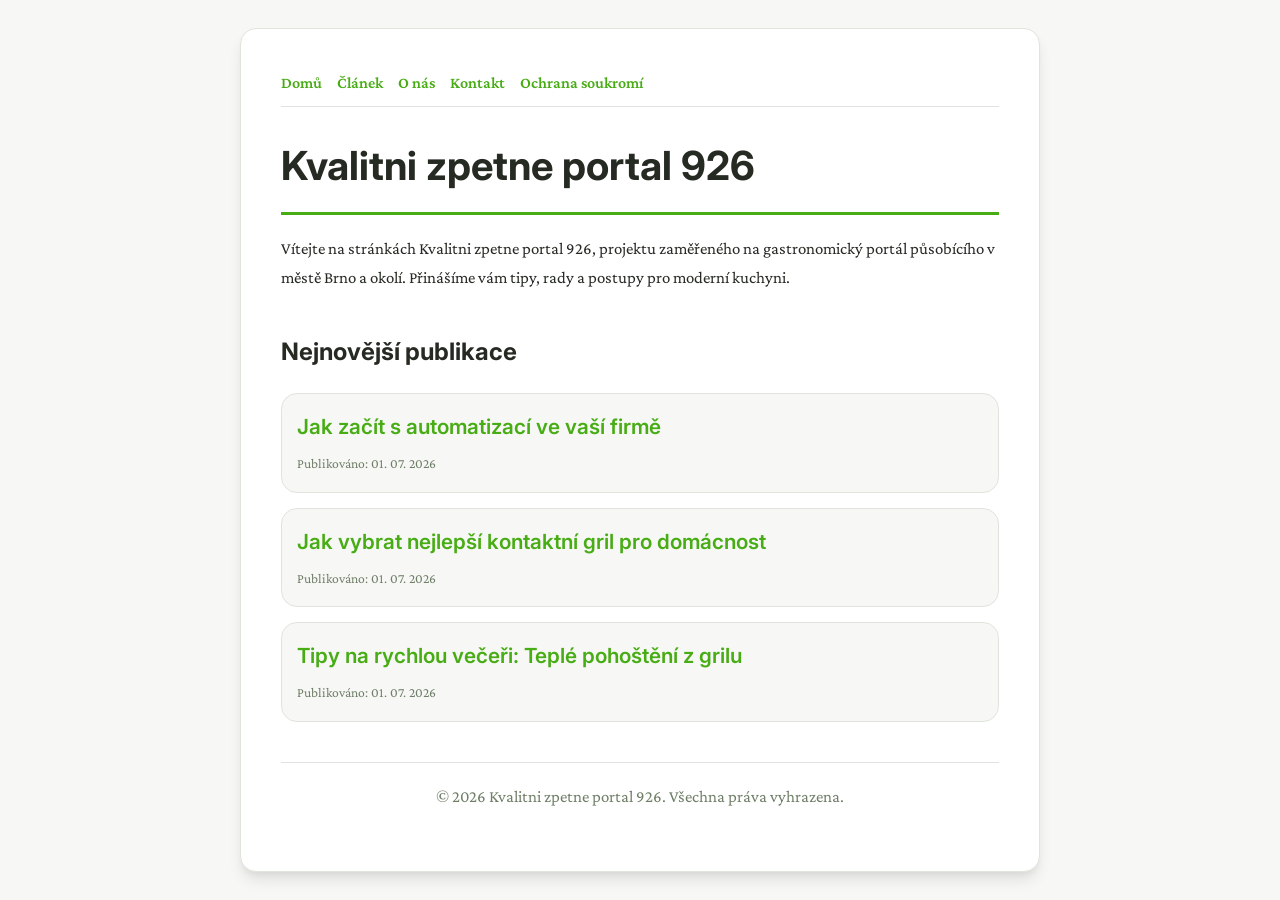
<file: index.html>
<!DOCTYPE html>
<html lang="cs">
<head>
    <meta charset="UTF-8">
    <meta name="viewport" content="width=device-width, initial-scale=1.0">
    <title>Kvalitni zpetne portal 926 | Gastronomický portál - Brno</title>
    <meta name="description" content="Vítejte na stránkách Kvalitni zpetne portal 926, projektu zaměřeného na gastronomický portál působícího v městě Brno a okolí. Přinášíme vám tipy, rady a postupy pro moderní kuchyni.">
    <meta name="geo.region" content="CZ" />
    <meta name="geo.placename" content="Brno" />
    <meta name="geo.position" content="49.1951;16.6068" />
    <meta name="ICBM" content="49.1951, 16.6068" />
    <link rel="stylesheet" href="style.css">
    <script type="application/ld+json">
{
  "@context": "https://schema.org",
  "@type": "LocalBusiness",
  "name": "Kvalitni zpetne portal 926",
  "url": "https://kvalitni-zpetne-portal-926.github.io",
  "telephone": "+420 541 555 456",
  "address": {
    "@type": "PostalAddress",
    "addressLocality": "Brno",
    "addressRegion": "Jihomoravský",
    "postalCode": "602 00",
    "addressCountry": "CZ"
  },
  "geo": {
    "@type": "GeoCoordinates",
    "latitude": 49.1951,
    "longitude": 16.6068
  }
}
</script>
</head>
<body>
    
        <div class="container" style="max-width: 800px;">
            <nav style="display: flex; gap: 15px; margin-bottom: 25px; border-bottom: 1px solid var(--border-color); padding-bottom: 10px; overflow-x: auto; flex-wrap: wrap;">
            <a href="index.html">Domů</a>
            <a href="jak-zacit-s-automatizaci-ve-vasi-firme.html">Článek</a>
            <a href="about.html">O nás</a>
            <a href="contact.html">Kontakt</a>
            <a href="privacy.html">Ochrana soukromí</a>
        </nav>
            <h1>Kvalitni zpetne portal 926</h1>
            <p>Vítejte na stránkách Kvalitni zpetne portal 926, projektu zaměřeného na gastronomický portál působícího v městě Brno a okolí. Přinášíme vám tipy, rady a postupy pro moderní kuchyni.</p>
            <h2 style="margin-top: 40px;">Nejnovější publikace</h2>
            <ul style="list-style-type: none; padding-left: 0;">
                <li style="background: var(--bg-color); padding: 15px; border-radius: var(--border-radius); border: 1px solid var(--border-color); margin-bottom: 15px;">
                <h3 style="margin-bottom: 5px; font-size: 1.3rem;"><a href="jak-zacit-s-automatizaci-ve-vasi-firme.html">Jak začít s automatizací ve vaší firmě</a></h3>
                <span style="font-size:0.85rem; color: var(--muted-text)">Publikováno: 01. 07. 2026</span>
            </li>
<li style="background: var(--bg-color); padding: 15px; border-radius: var(--border-radius); border: 1px solid var(--border-color); margin-bottom: 15px;">
                <h3 style="margin-bottom: 5px; font-size: 1.3rem;"><a href="jak-vybrat-nejlepsi-kontaktni-gril-pro-domacnost.html">Jak vybrat nejlepší kontaktní gril pro domácnost</a></h3>
                <span style="font-size:0.85rem; color: var(--muted-text)">Publikováno: 01. 07. 2026</span>
            </li>
<li style="background: var(--bg-color); padding: 15px; border-radius: var(--border-radius); border: 1px solid var(--border-color); margin-bottom: 15px;">
                <h3 style="margin-bottom: 5px; font-size: 1.3rem;"><a href="tipy-na-rychlou-veceri-teple-pohosteni-z-grilu.html">Tipy na rychlou večeři: Teplé pohoštění z grilu</a></h3>
                <span style="font-size:0.85rem; color: var(--muted-text)">Publikováno: 01. 07. 2026</span>
            </li>

            </ul>
            <footer>
                <p>&copy; 2026 Kvalitni zpetne portal 926. Všechna práva vyhrazena.</p>
            </footer>
        </div>
        
</body>
</html>
</file>
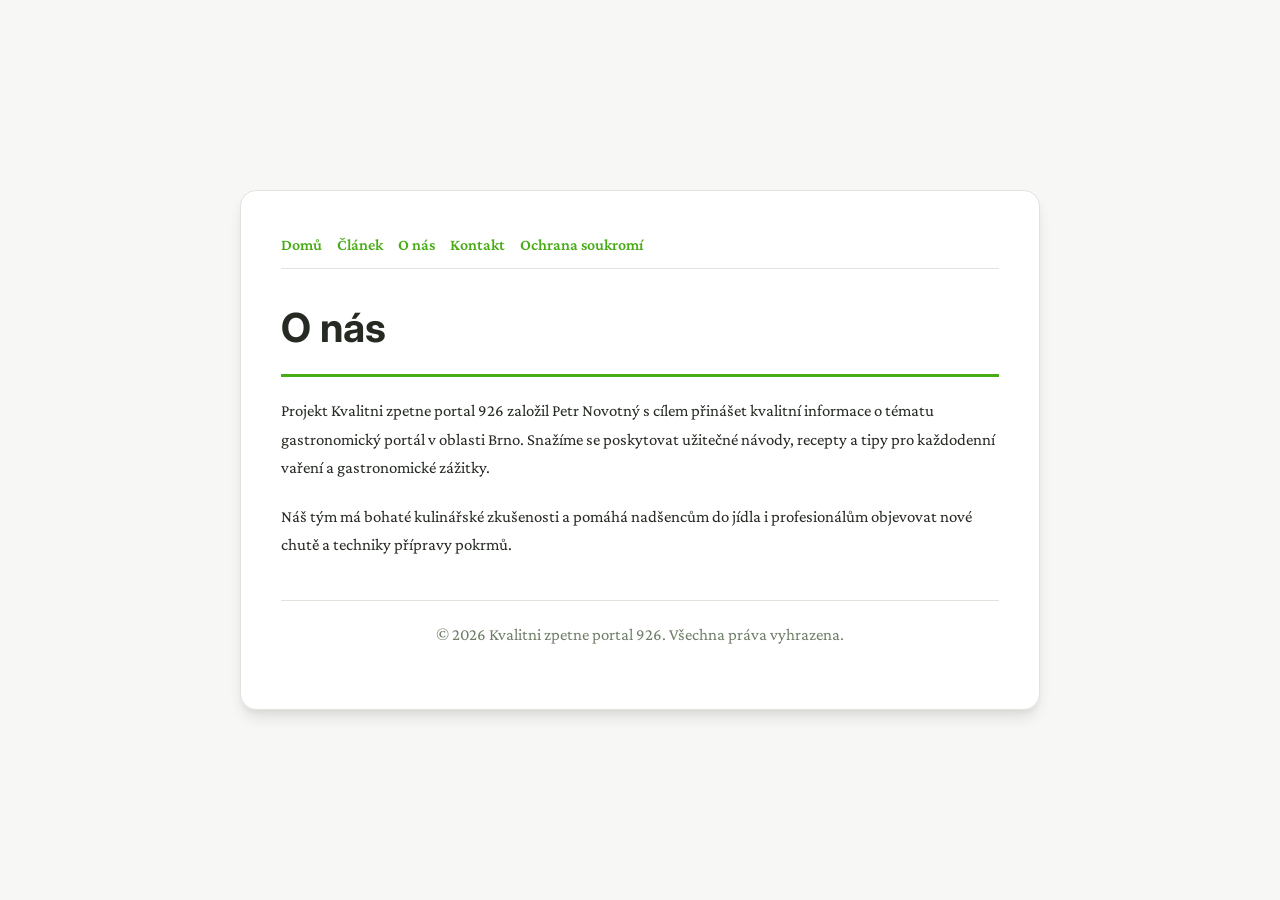
<file: about.html>
<!DOCTYPE html>
<html lang="cs">
<head>
    <meta charset="UTF-8">
    <meta name="viewport" content="width=device-width, initial-scale=1.0">
    <title>O nás | Kvalitni zpetne portal 926</title>
    <meta name="description" content="Projekt Kvalitni zpetne portal 926 založil Petr Novotný s cílem přinášet kvalitní informace o tématu gastronomický portál v oblasti Brno. Snažíme se poskytovat užitečné návody, recepty a tipy pro každodenní vaření a gastronomické zážitky.">
    <meta name="geo.region" content="CZ" />
    <meta name="geo.placename" content="Brno" />
    <meta name="geo.position" content="49.1951;16.6068" />
    <meta name="ICBM" content="49.1951, 16.6068" />
    <link rel="stylesheet" href="style.css">
</head>
<body>
    
        <div class="container" style="max-width: 800px;">
            <nav style="display: flex; gap: 15px; margin-bottom: 25px; border-bottom: 1px solid var(--border-color); padding-bottom: 10px; overflow-x: auto; flex-wrap: wrap;">
            <a href="index.html">Domů</a>
            <a href="jak-zacit-s-automatizaci-ve-vasi-firme.html">Článek</a>
            <a href="about.html">O nás</a>
            <a href="contact.html">Kontakt</a>
            <a href="privacy.html">Ochrana soukromí</a>
        </nav>
            <h1>O nás</h1>
            <p>Projekt Kvalitni zpetne portal 926 založil Petr Novotný s cílem přinášet kvalitní informace o tématu gastronomický portál v oblasti Brno. Snažíme se poskytovat užitečné návody, recepty a tipy pro každodenní vaření a gastronomické zážitky.</p>
            <p>Náš tým má bohaté kulinářské zkušenosti a pomáhá nadšencům do jídla i profesionálům objevovat nové chutě a techniky přípravy pokrmů.</p>
            <footer>
                <p>&copy; 2026 Kvalitni zpetne portal 926. Všechna práva vyhrazena.</p>
            </footer>
        </div>
        
</body>
</html>
</file>
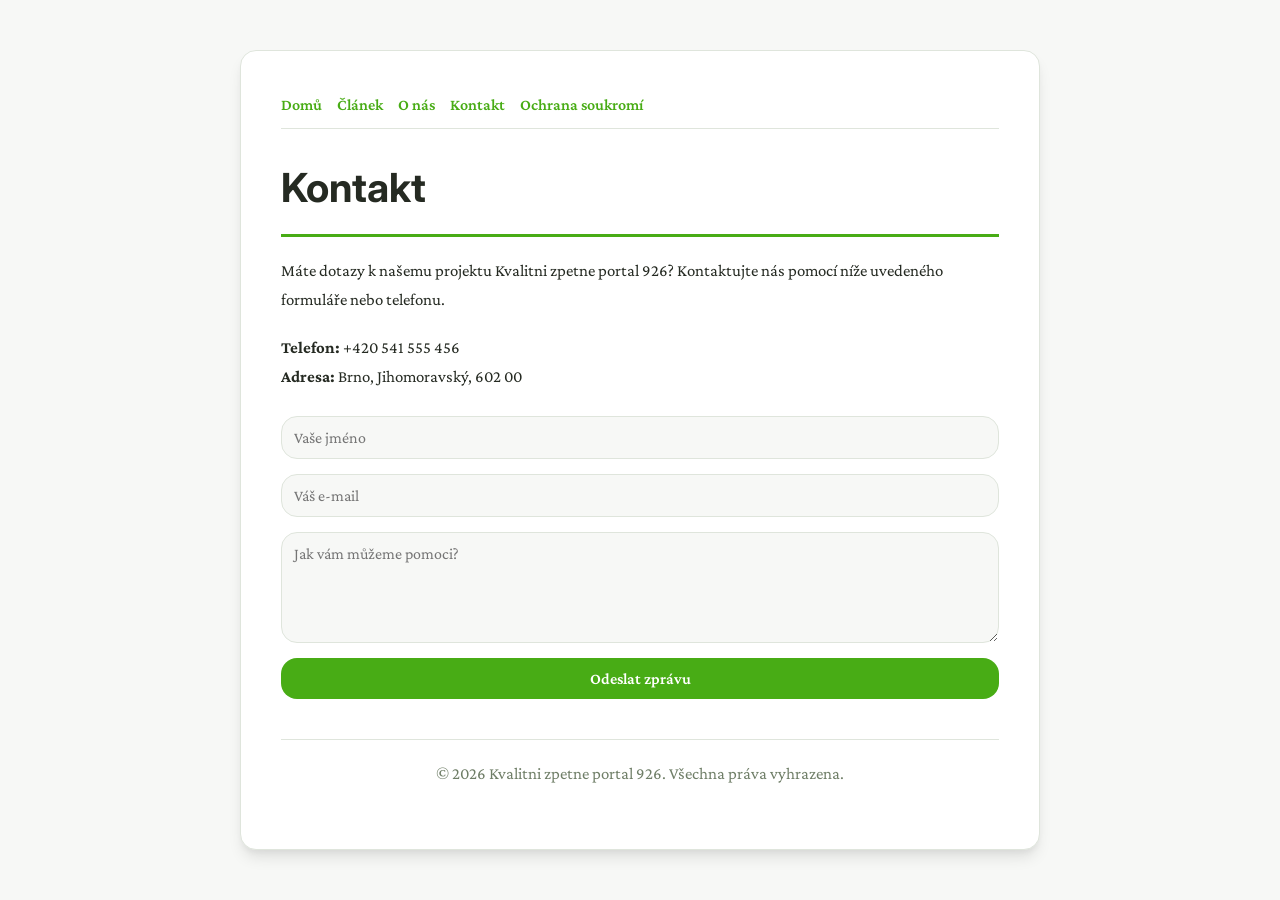
<file: contact.html>
<!DOCTYPE html>
<html lang="cs">
<head>
    <meta charset="UTF-8">
    <meta name="viewport" content="width=device-width, initial-scale=1.0">
    <title>Kontakt | Kvalitni zpetne portal 926</title>
    <meta name="description" content="Máte dotazy k našemu projektu Kvalitni zpetne portal 926? Kontaktujte nás pomocí níže uvedeného formuláře nebo telefonu.">
    <meta name="geo.region" content="CZ" />
    <meta name="geo.placename" content="Brno" />
    <meta name="geo.position" content="49.1951;16.6068" />
    <meta name="ICBM" content="49.1951, 16.6068" />
    <link rel="stylesheet" href="style.css">
</head>
<body>
    
        <div class="container" style="max-width: 800px;">
            <nav style="display: flex; gap: 15px; margin-bottom: 25px; border-bottom: 1px solid var(--border-color); padding-bottom: 10px; overflow-x: auto; flex-wrap: wrap;">
            <a href="index.html">Domů</a>
            <a href="jak-zacit-s-automatizaci-ve-vasi-firme.html">Článek</a>
            <a href="about.html">O nás</a>
            <a href="contact.html">Kontakt</a>
            <a href="privacy.html">Ochrana soukromí</a>
        </nav>
            <h1>Kontakt</h1>
            <p>Máte dotazy k našemu projektu Kvalitni zpetne portal 926? Kontaktujte nás pomocí níže uvedeného formuláře nebo telefonu.</p>
            <p><strong>Telefon:</strong> +420 541 555 456<br><strong>Adresa:</strong> Brno, Jihomoravský, 602 00</p>
            <form action="https://formspree.io/f/placeholder" method="POST">
                <input type="text" name="name" placeholder="Vaše jméno" required>
                <input type="email" name="email" placeholder="Váš e-mail" required>
                <textarea name="message" placeholder="Jak vám můžeme pomoci?" rows="5" required></textarea>
                <button type="submit">Odeslat zprávu</button>
            </form>
            <footer>
                <p>&copy; 2026 Kvalitni zpetne portal 926. Všechna práva vyhrazena.</p>
            </footer>
        </div>
        
</body>
</html>
</file>
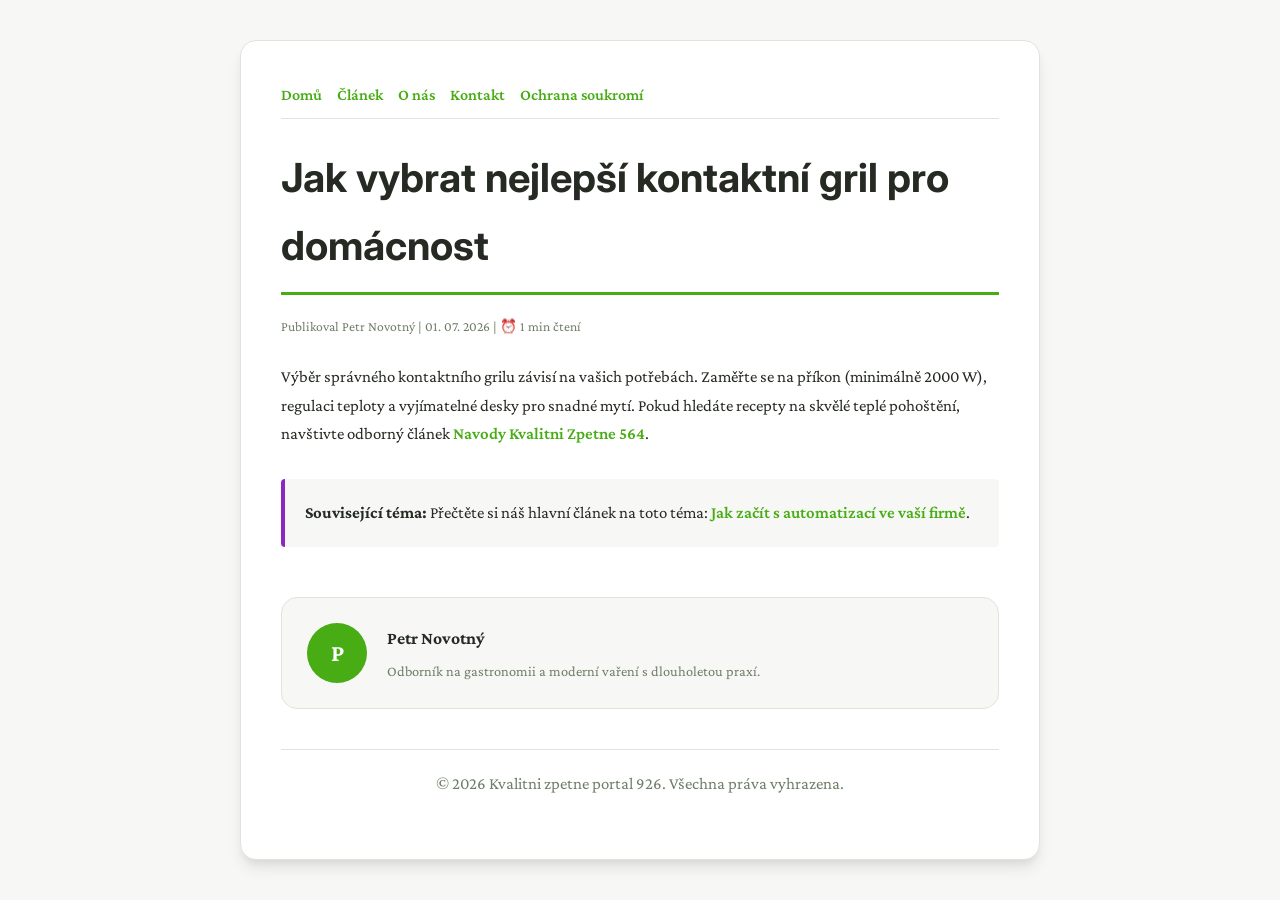
<file: jak-vybrat-nejlepsi-kontaktni-gril-pro-domacnost.html>
<!DOCTYPE html>
<html lang="cs">
<head>
    <meta charset="UTF-8">
    <meta name="viewport" content="width=device-width, initial-scale=1.0">
    <title>Jak vybrat nejlepší kontaktní gril pro domácnost - Kvalitni zpetne portal 926</title>
    <meta name="description" content="Jak vybrat nejlepší kontaktní gril pro domácnost">
    <meta name="geo.region" content="CZ" />
    <meta name="geo.placename" content="Brno" />
    <meta name="geo.position" content="49.1951;16.6068" />
    <meta name="ICBM" content="49.1951, 16.6068" />
    <link rel="stylesheet" href="style.css">
</head>
<body>
    
            <div class="container" style="max-width: 800px;">
                <nav style="display: flex; gap: 15px; margin-bottom: 25px; border-bottom: 1px solid var(--border-color); padding-bottom: 10px; overflow-x: auto; flex-wrap: wrap;">
            <a href="index.html">Domů</a>
            <a href="jak-zacit-s-automatizaci-ve-vasi-firme.html">Článek</a>
            <a href="about.html">O nás</a>
            <a href="contact.html">Kontakt</a>
            <a href="privacy.html">Ochrana soukromí</a>
        </nav>
                <h1>Jak vybrat nejlepší kontaktní gril pro domácnost</h1>
                <div style="font-size:0.85rem; color: var(--muted-text); margin-bottom: 25px;">
                    Publikoval Petr Novotný | 01. 07. 2026 | ⏰ 1 min čtení
                </div>
                <article style="margin-top: 20px;">
                    <p>Výběr správného kontaktního grilu závisí na vašich potřebách. Zaměřte se na příkon (minimálně 2000 W), regulaci teploty a vyjímatelné desky pro snadné mytí. Pokud hledáte recepty na skvělé teplé pohoštění, navštivte odborný článek <a href="https://kvalitni-zpetne-portal-683.vercel.app/about.html">Navody Kvalitni Zpetne 564</a>.</p>
                    <div class="link-resource" style="margin-top: 30px; padding: 20px; border-left: 4px solid var(--accent-color); background: var(--bg-color); border-radius: 4px;"><p style="margin: 0;"><strong>Související téma:</strong> Přečtěte si náš hlavní článek na toto téma: <a href="jak-zacit-s-automatizaci-ve-vasi-firme.html">Jak začít s automatizací ve vaší firmě</a>.</p></div>
                </article>
                
            <div class="author-box" style="margin-top: 50px; padding: 25px; background: var(--bg-color); border: 1px solid var(--border-color); border-radius: var(--border-radius); display: flex; gap: 20px; align-items: center;">
                <div style="width: 60px; height: 60px; border-radius: 50%; background: var(--primary-color); display: flex; align-items: center; justify-content: center; color: white; font-weight: bold; font-size: 1.5rem;">P</div>
                <div>
                    <h4 style="margin-bottom: 5px; font-weight: bold; font-size: 1.1rem;">Petr Novotný</h4>
                    <p style="margin: 0; font-size: 0.9rem; color: var(--muted-text);">Odborník na gastronomii a moderní vaření s dlouholetou praxí.</p>
                </div>
            </div>
            
                <footer>
                    <p>&copy; 2026 Kvalitni zpetne portal 926. Všechna práva vyhrazena.</p>
                </footer>
            </div>
            
</body>
</html>
</file>
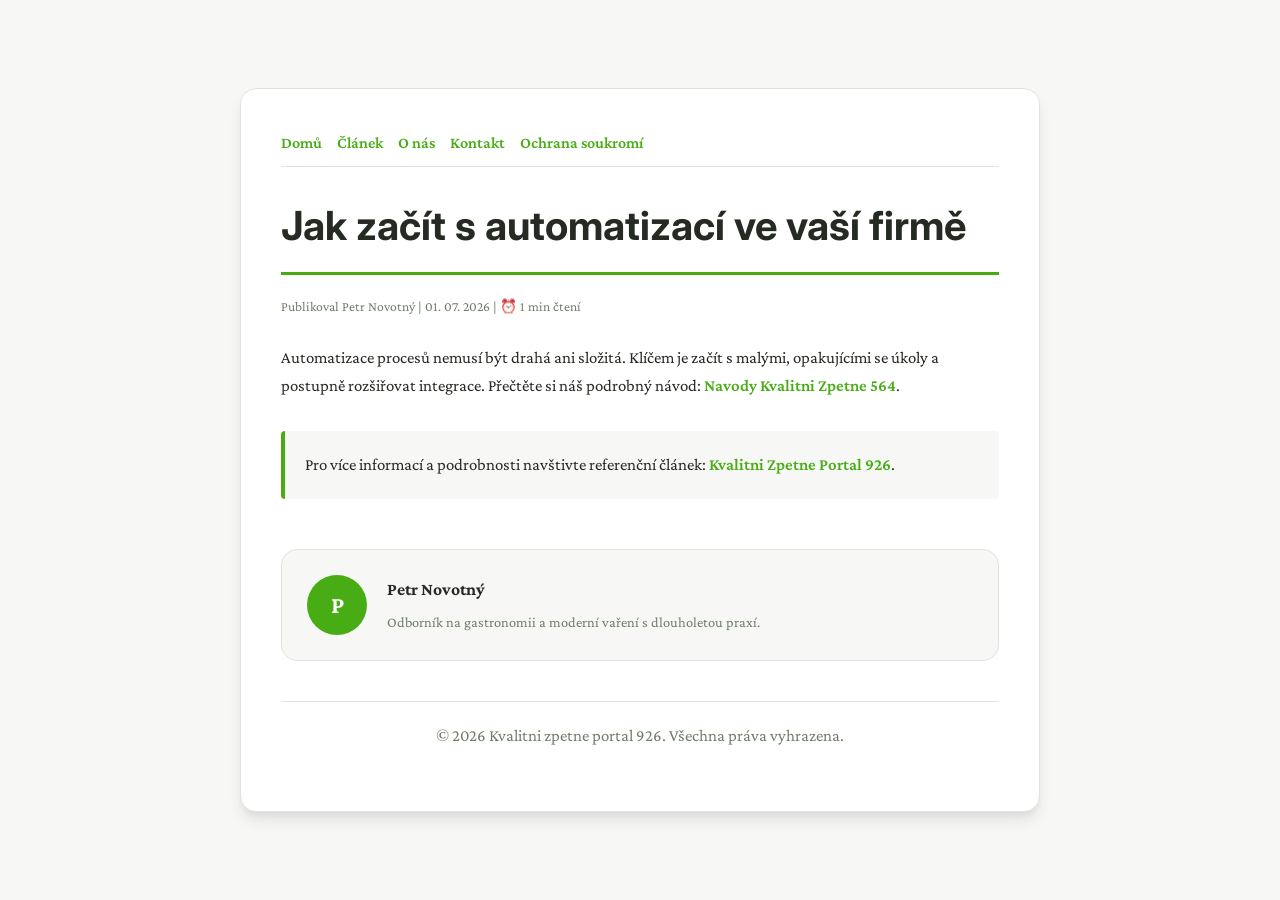
<file: jak-zacit-s-automatizaci-ve-vasi-firme.html>
<!DOCTYPE html>
<html lang="cs">
<head>
    <meta charset="UTF-8">
    <meta name="viewport" content="width=device-width, initial-scale=1.0">
    <title>Jak začít s automatizací ve vaší firmě - Kvalitni zpetne portal 926</title>
    <meta name="description" content="Jak začít s automatizací ve vaší firmě">
    <meta name="geo.region" content="CZ" />
    <meta name="geo.placename" content="Brno" />
    <meta name="geo.position" content="49.1951;16.6068" />
    <meta name="ICBM" content="49.1951, 16.6068" />
    <link rel="stylesheet" href="style.css">
</head>
<body>
    
            <div class="container" style="max-width: 800px;">
                <nav style="display: flex; gap: 15px; margin-bottom: 25px; border-bottom: 1px solid var(--border-color); padding-bottom: 10px; overflow-x: auto; flex-wrap: wrap;">
            <a href="index.html">Domů</a>
            <a href="jak-zacit-s-automatizaci-ve-vasi-firme.html">Článek</a>
            <a href="about.html">O nás</a>
            <a href="contact.html">Kontakt</a>
            <a href="privacy.html">Ochrana soukromí</a>
        </nav>
                <h1>Jak začít s automatizací ve vaší firmě</h1>
                <div style="font-size:0.85rem; color: var(--muted-text); margin-bottom: 25px;">
                    Publikoval Petr Novotný | 01. 07. 2026 | ⏰ 1 min čtení
                </div>
                <article style="margin-top: 20px;">
                    <p>Automatizace procesů nemusí být drahá ani složitá. Klíčem je začít s malými, opakujícími se úkoly a postupně rozšiřovat integrace. Přečtěte si náš podrobný návod: <a href="https://kvalitni-zpetne-portal-683.vercel.app/about.html">Navody Kvalitni Zpetne 564</a>.</p>
                    <div class="link-resource" style="margin-top: 30px; padding: 20px; border-left: 4px solid var(--primary-color); background: var(--bg-color); border-radius: 4px;"><p style="margin: 0;">Pro více informací a podrobnosti navštivte referenční článek: <strong><a href="https://kvalitni-zpetne-portal-683.vercel.app/about.html">Kvalitni Zpetne Portal 926</a></strong>.</p></div>
                </article>
                
            <div class="author-box" style="margin-top: 50px; padding: 25px; background: var(--bg-color); border: 1px solid var(--border-color); border-radius: var(--border-radius); display: flex; gap: 20px; align-items: center;">
                <div style="width: 60px; height: 60px; border-radius: 50%; background: var(--primary-color); display: flex; align-items: center; justify-content: center; color: white; font-weight: bold; font-size: 1.5rem;">P</div>
                <div>
                    <h4 style="margin-bottom: 5px; font-weight: bold; font-size: 1.1rem;">Petr Novotný</h4>
                    <p style="margin: 0; font-size: 0.9rem; color: var(--muted-text);">Odborník na gastronomii a moderní vaření s dlouholetou praxí.</p>
                </div>
            </div>
            
                <footer>
                    <p>&copy; 2026 Kvalitni zpetne portal 926. Všechna práva vyhrazena.</p>
                </footer>
            </div>
            
</body>
</html>
</file>
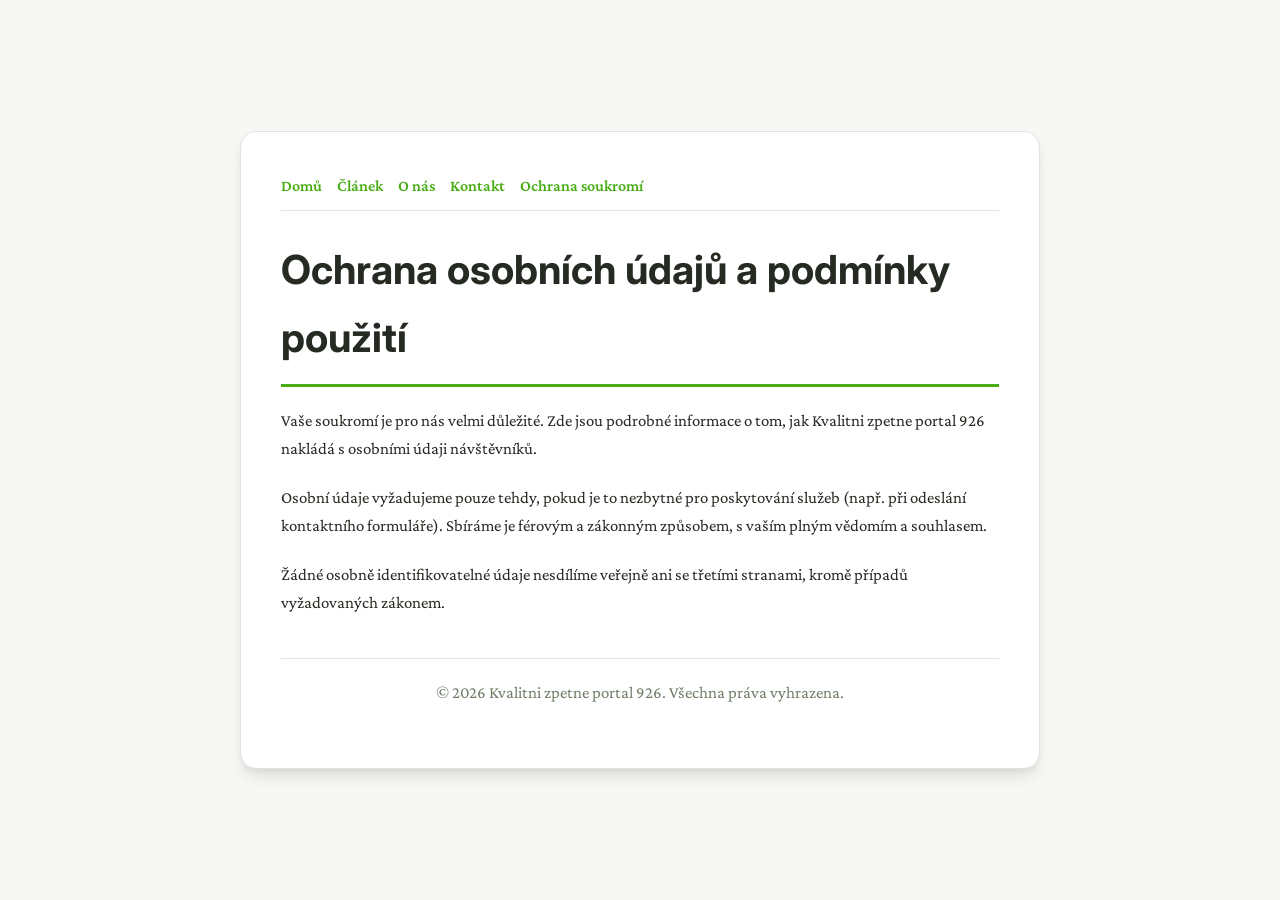
<file: privacy.html>
<!DOCTYPE html>
<html lang="cs">
<head>
    <meta charset="UTF-8">
    <meta name="viewport" content="width=device-width, initial-scale=1.0">
    <title>Ochrana osobních údajů a podmínky použití - Kvalitni zpetne portal 926</title>
    <meta name="description" content="Vaše soukromí je pro nás velmi důležité. Zde jsou podrobné informace o tom, jak Kvalitni zpetne portal 926 nakládá s osobními údaji návštěvníků.">
    <meta name="geo.region" content="CZ" />
    <meta name="geo.placename" content="Brno" />
    <meta name="geo.position" content="49.1951;16.6068" />
    <meta name="ICBM" content="49.1951, 16.6068" />
    <link rel="stylesheet" href="style.css">
</head>
<body>
    
        <div class="container" style="max-width: 800px;">
            <nav style="display: flex; gap: 15px; margin-bottom: 25px; border-bottom: 1px solid var(--border-color); padding-bottom: 10px; overflow-x: auto; flex-wrap: wrap;">
            <a href="index.html">Domů</a>
            <a href="jak-zacit-s-automatizaci-ve-vasi-firme.html">Článek</a>
            <a href="about.html">O nás</a>
            <a href="contact.html">Kontakt</a>
            <a href="privacy.html">Ochrana soukromí</a>
        </nav>
            <h1>Ochrana osobních údajů a podmínky použití</h1>
            <p>Vaše soukromí je pro nás velmi důležité. Zde jsou podrobné informace o tom, jak Kvalitni zpetne portal 926 nakládá s osobními údaji návštěvníků.</p>
            <p>Osobní údaje vyžadujeme pouze tehdy, pokud je to nezbytné pro poskytování služeb (např. při odeslání kontaktního formuláře). Sbíráme je férovým a zákonným způsobem, s vaším plným vědomím a souhlasem.</p>
            <p>Žádné osobně identifikovatelné údaje nesdílíme veřejně ani se třetími stranami, kromě případů vyžadovaných zákonem.</p>
            <footer>
                <p>&copy; 2026 Kvalitni zpetne portal 926. Všechna práva vyhrazena.</p>
            </footer>
        </div>
        
</body>
</html>
</file>
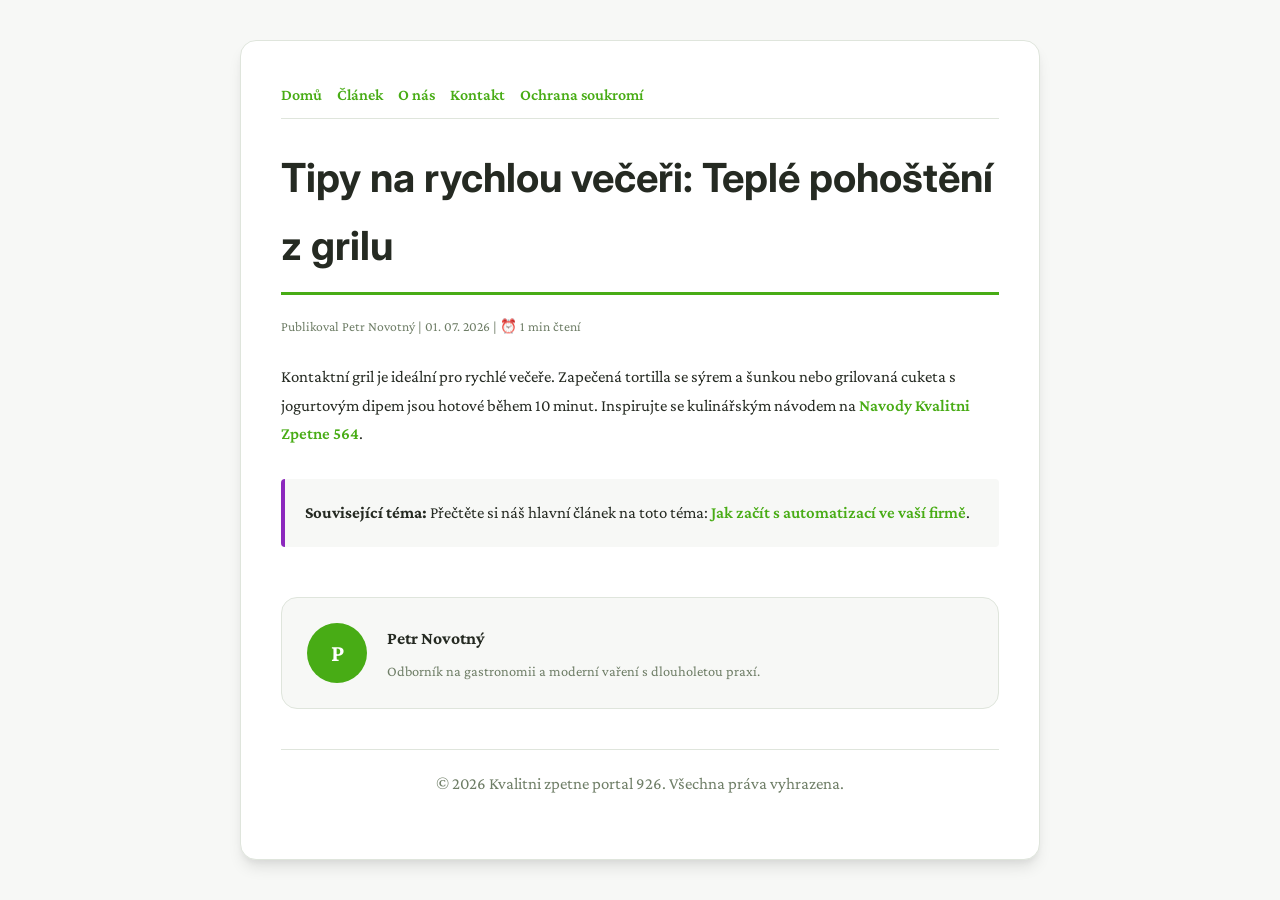
<file: tipy-na-rychlou-veceri-teple-pohosteni-z-grilu.html>
<!DOCTYPE html>
<html lang="cs">
<head>
    <meta charset="UTF-8">
    <meta name="viewport" content="width=device-width, initial-scale=1.0">
    <title>Tipy na rychlou večeři: Teplé pohoštění z grilu - Kvalitni zpetne portal 926</title>
    <meta name="description" content="Tipy na rychlou večeři: Teplé pohoštění z grilu">
    <meta name="geo.region" content="CZ" />
    <meta name="geo.placename" content="Brno" />
    <meta name="geo.position" content="49.1951;16.6068" />
    <meta name="ICBM" content="49.1951, 16.6068" />
    <link rel="stylesheet" href="style.css">
</head>
<body>
    
            <div class="container" style="max-width: 800px;">
                <nav style="display: flex; gap: 15px; margin-bottom: 25px; border-bottom: 1px solid var(--border-color); padding-bottom: 10px; overflow-x: auto; flex-wrap: wrap;">
            <a href="index.html">Domů</a>
            <a href="jak-zacit-s-automatizaci-ve-vasi-firme.html">Článek</a>
            <a href="about.html">O nás</a>
            <a href="contact.html">Kontakt</a>
            <a href="privacy.html">Ochrana soukromí</a>
        </nav>
                <h1>Tipy na rychlou večeři: Teplé pohoštění z grilu</h1>
                <div style="font-size:0.85rem; color: var(--muted-text); margin-bottom: 25px;">
                    Publikoval Petr Novotný | 01. 07. 2026 | ⏰ 1 min čtení
                </div>
                <article style="margin-top: 20px;">
                    <p>Kontaktní gril je ideální pro rychlé večeře. Zapečená tortilla se sýrem a šunkou nebo grilovaná cuketa s jogurtovým dipem jsou hotové během 10 minut. Inspirujte se kulinářským návodem na <a href="https://kvalitni-zpetne-portal-683.vercel.app/about.html">Navody Kvalitni Zpetne 564</a>.</p>
                    <div class="link-resource" style="margin-top: 30px; padding: 20px; border-left: 4px solid var(--accent-color); background: var(--bg-color); border-radius: 4px;"><p style="margin: 0;"><strong>Související téma:</strong> Přečtěte si náš hlavní článek na toto téma: <a href="jak-zacit-s-automatizaci-ve-vasi-firme.html">Jak začít s automatizací ve vaší firmě</a>.</p></div>
                </article>
                
            <div class="author-box" style="margin-top: 50px; padding: 25px; background: var(--bg-color); border: 1px solid var(--border-color); border-radius: var(--border-radius); display: flex; gap: 20px; align-items: center;">
                <div style="width: 60px; height: 60px; border-radius: 50%; background: var(--primary-color); display: flex; align-items: center; justify-content: center; color: white; font-weight: bold; font-size: 1.5rem;">P</div>
                <div>
                    <h4 style="margin-bottom: 5px; font-weight: bold; font-size: 1.1rem;">Petr Novotný</h4>
                    <p style="margin: 0; font-size: 0.9rem; color: var(--muted-text);">Odborník na gastronomii a moderní vaření s dlouholetou praxí.</p>
                </div>
            </div>
            
                <footer>
                    <p>&copy; 2026 Kvalitni zpetne portal 926. Všechna práva vyhrazena.</p>
                </footer>
            </div>
            
</body>
</html>
</file>
<file: style.css>
@import url('https://fonts.googleapis.com/css2?family=Inter:wght@700&family=Crimson+Pro:wght@400;600&display=swap');

:root {
    --bg-color: hsl(100, 15%, 97%);
    --card-bg: hsl(100, 15%, 100%);
    --text-color: hsl(100, 10%, 15%);
    --muted-text: hsl(100, 10%, 45%);
    --primary-color: hsl(100, 78%, 38%);
    --accent-color: hsl(280, 65%, 45%);
    --border-color: hsl(100, 15%, 88%);
    --border-radius: 16px;
    --shadow: 0 10px 15px -3px rgba(0, 0, 0, 0.1), 0 4px 6px -2px rgba(0, 0, 0, 0.05);
    --font-headline: 'Inter', sans-serif;
    --font-body: 'Crimson Pro', sans-serif;
}

* {
    box-sizing: border-box;
    margin: 0;
    padding: 0;
}

body {
    background-color: var(--bg-color);
    color: var(--text-color);
    font-family: var(--font-body);
    line-height: 1.7;
    padding: 20px;
    display: flex;
    justify-content: center;
    min-height: 100vh;
}

a {
    color: var(--primary-color);
    text-decoration: none;
    font-weight: 600;
    transition: color 0.2s ease;
}

a:hover {
    color: var(--accent-color);
    text-decoration: underline;
}

.container {
    width: 100%;
    max-width: 900px;
    background: var(--card-bg);
    border: 1px solid var(--border-color);
    border-radius: var(--border-radius);
    padding: 40px;
    box-shadow: var(--shadow);
    margin: auto;
}

h1, h2, h3 {
    font-family: var(--font-headline);
    margin-bottom: 20px;
    color: var(--text-color);
}

h1 {
    font-size: 2.5rem;
    border-bottom: 3px solid var(--primary-color);
    padding-bottom: 12px;
}

p {
    margin-bottom: 20px;
    font-size: 1.05rem;
}

ul {
    margin-bottom: 20px;
    padding-left: 20px;
}

li {
    margin-bottom: 8px;
}

form {
    display: flex;
    flex-direction: column;
    gap: 15px;
    margin-top: 25px;
}

input, textarea, button {
    padding: 12px;
    border: 1px solid var(--border-color);
    border-radius: var(--border-radius);
    font-family: var(--font-body);
    font-size: 1rem;
    background: var(--bg-color);
    color: var(--text-color);
}

button {
    background: var(--primary-color);
    color: white;
    font-weight: 600;
    border: none;
    cursor: pointer;
    transition: background 0.2s ease;
}

button:hover {
    background: var(--accent-color);
}

footer {
    margin-top: 40px;
    border-top: 1px solid var(--border-color);
    padding-top: 20px;
    font-size: 0.9rem;
    color: var(--muted-text);
    text-align: center;
}
</file>
